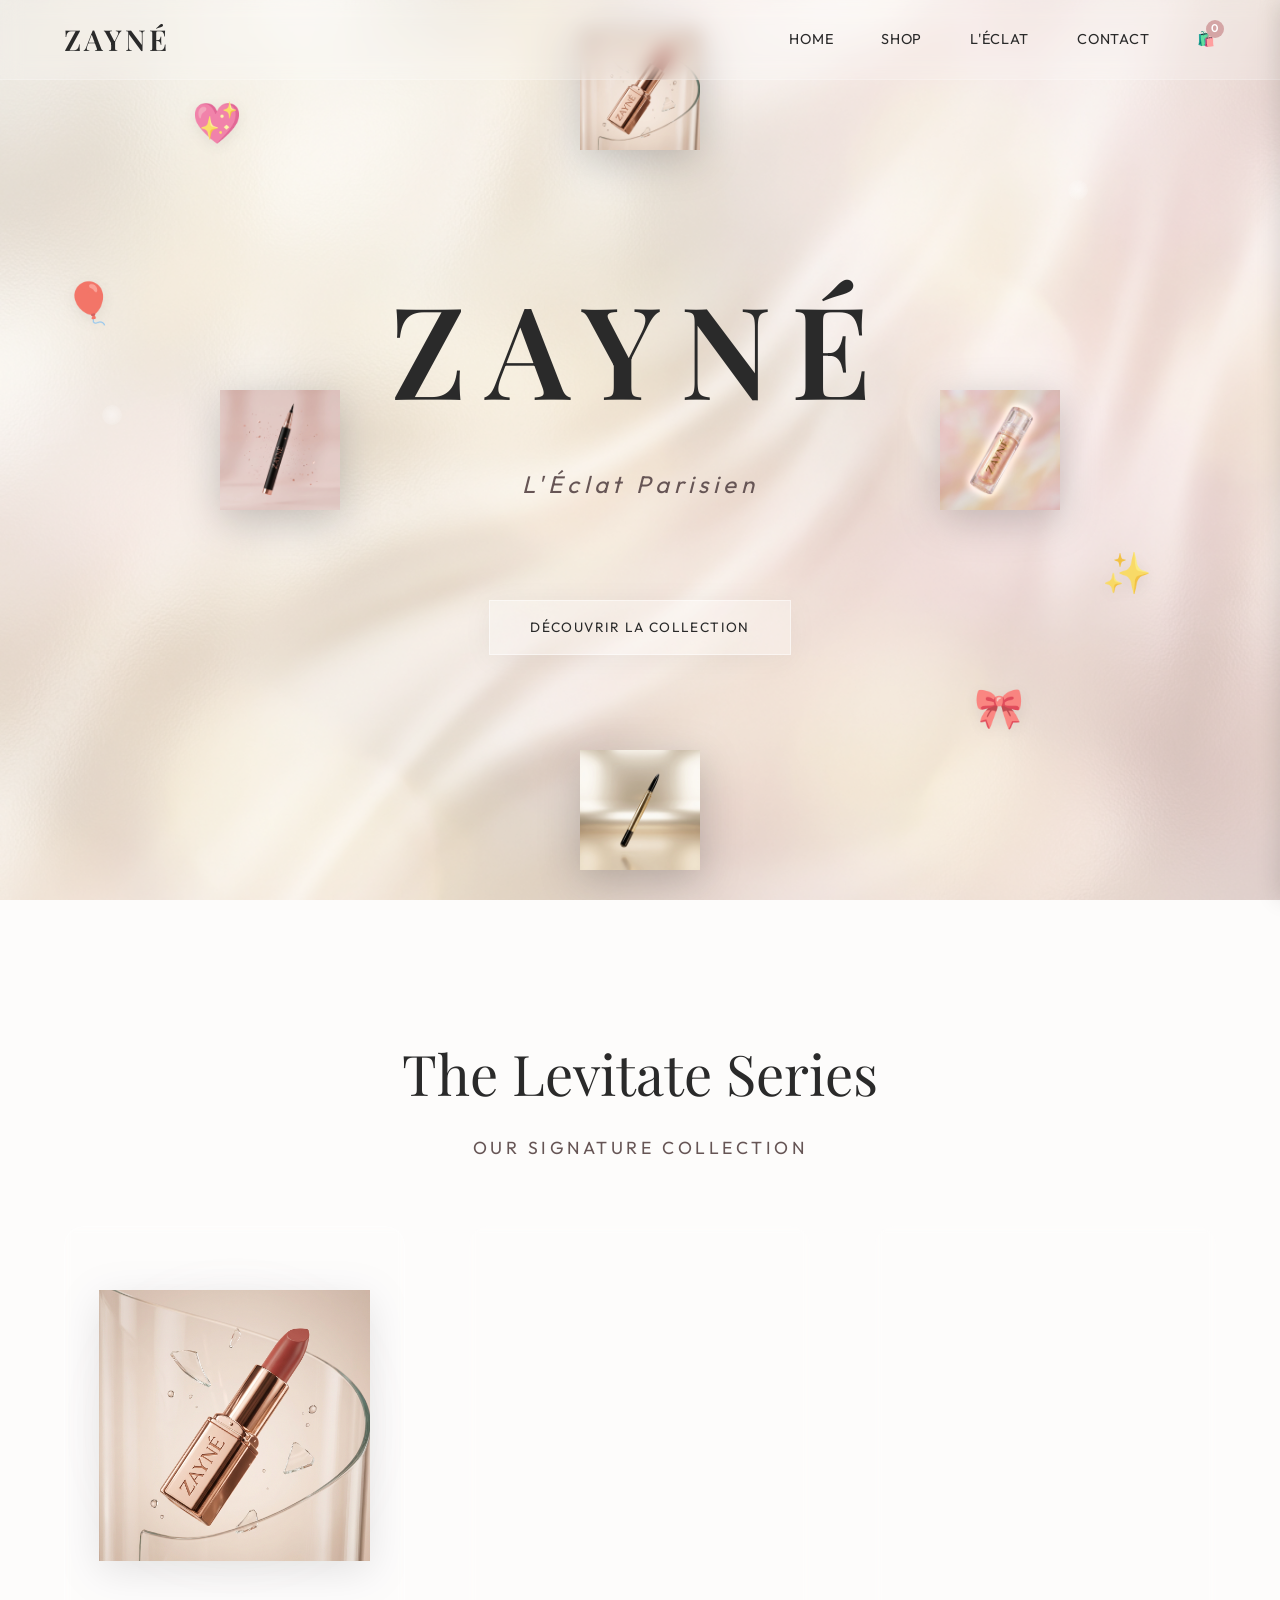
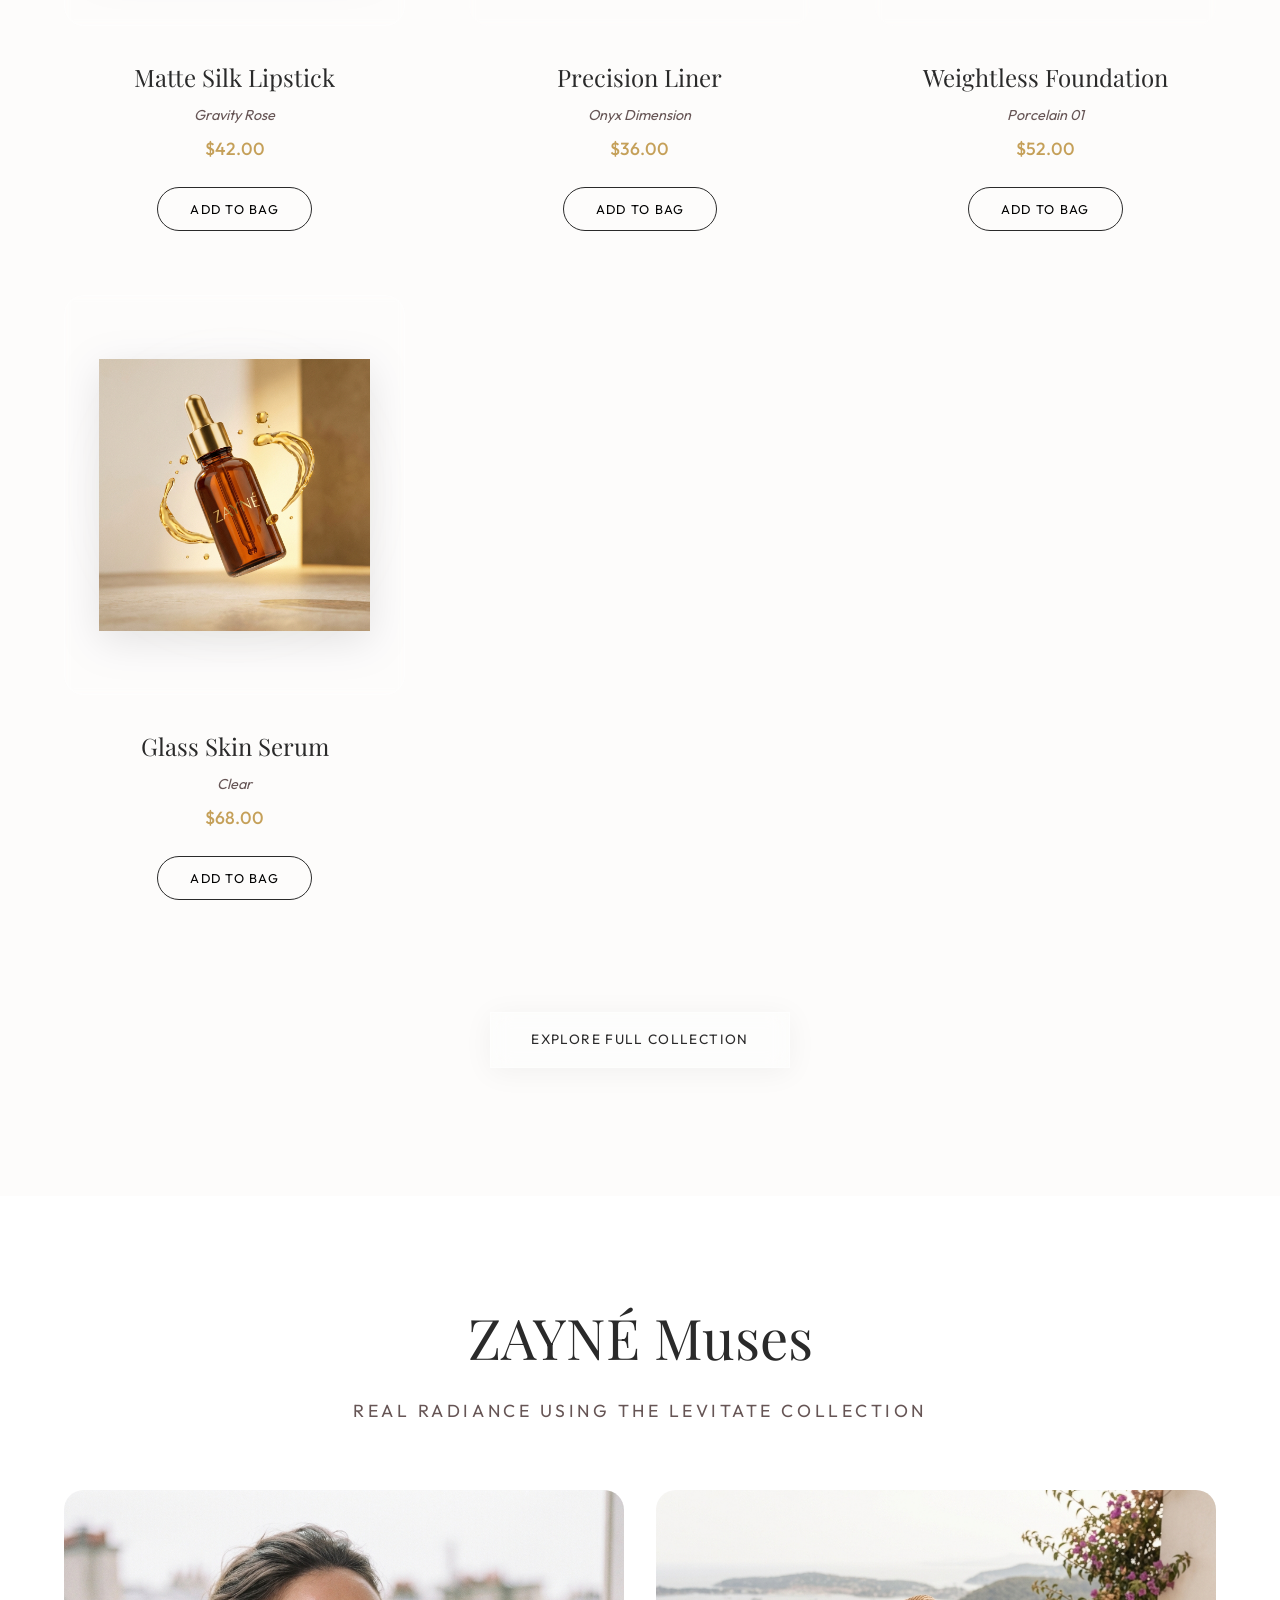
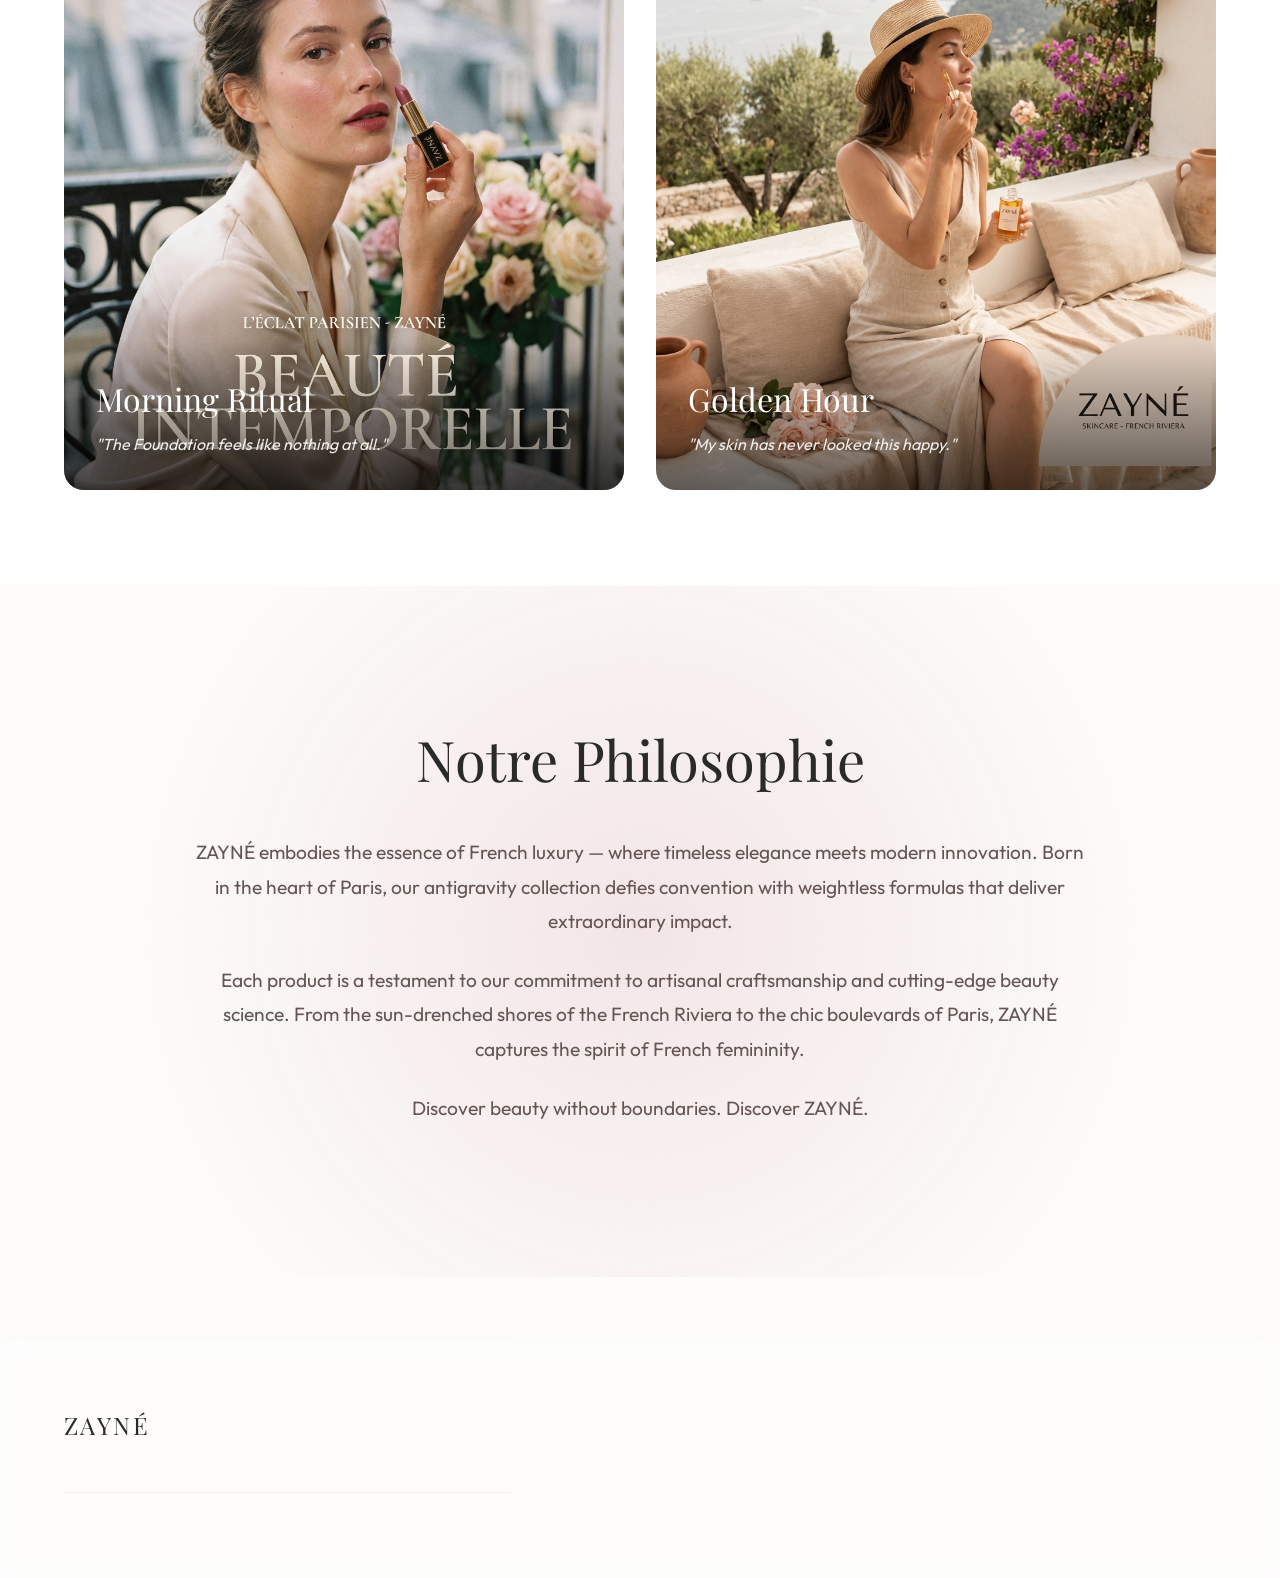
<file: index.html>
<!DOCTYPE html>
<html lang="en">

<head>
    <meta charset="UTF-8">
    <meta name="viewport" content="width=device-width, initial-scale=1.0">
    <title>ZAYNÉ | French Luxury Beauty</title>
    <meta name="description" content="Experience French luxury with ZAYNÉ. Antigravity beauty for the modern muse.">

    <!-- Fonts -->
    <link rel="preconnect" href="https://fonts.googleapis.com">
    <link rel="preconnect" href="https://fonts.gstatic.com" crossorigin>
    <link
        href="https://fonts.googleapis.com/css2?family=Outfit:wght@300;400;500&family=Playfair+Display:ital,wght@0,400;0,600;1,400&display=swap"
        rel="stylesheet">

    <!-- Styles -->
    <link rel="stylesheet" href="style.css">
</head>

<body>
    <div class="noise-overlay"></div>
    <div class="glass-background"></div>

    <!-- Decorative Elements -->
    <div class="decorative-elements">
        <span class="heart-sticker" style="top: 10%; left: 15%;">💖</span>
        <span class="heart-sticker" style="top: 60%; right: 10%;">✨</span>
        <span class="balloon-sticker" style="top: 30%; left: 5%;">🎈</span>
        <span class="balloon-sticker" style="top: 75%; right: 20%;">🎀</span>
        <span class="sparkle" style="top: 45%; left: 8%;"></span>
        <span class="sparkle" style="top: 20%; right: 15%;"></span>
    </div>

    <nav class="navbar">
        <div class="logo">ZAYNÉ</div>
        <div class="nav-links">
            <a href="#home">Home</a>
            <a href="products.html">Shop</a>
            <a href="#editorial">L'Éclat</a>
            <a href="contact.html">Contact</a>
            <a href="#" class="cart-icon" id="cartToggle">
                🛍️
                <span class="cart-count" id="cartCount">0</span>
            </a>
        </div>
    </nav>

    <!-- Cart Drawer -->
    <div class="cart-drawer" id="cartDrawer">
        <div class="cart-header">
            <h3>Your Bag</h3>
            <button class="close-cart" id="closeCart">×</button>
        </div>

        <div class="cart-items" id="cartItems">
            <div class="empty-cart">Your bag is empty</div>
        </div>

        <div class="coupon-section" id="couponSection" style="display: none;">
            <input type="text" id="couponInput" placeholder="Enter coupon code" class="coupon-input">
            <button class="apply-coupon-btn" id="applyCouponBtn">Apply</button>
            <div class="coupon-message" id="couponMessage"></div>
        </div>

        <div class="cart-total" id="cartTotal" style="display: none;">
            <div class="subtotal-row">
                <span>Subtotal</span>
                <span id="subtotalPrice">$0</span>
            </div>
            <div class="discount-row" id="discountRow" style="display: none;">
                <span>Discount</span>
                <span id="discountAmount">-$0</span>
            </div>
            <div class="total-row">
                <span>Total</span>
                <span id="totalPrice">$0</span>
            </div>
        </div>
        <button class="checkout-btn" id="checkoutBtn" style="display: none;">Checkout</button>
    </div>

    <main>
        <!-- Hero Section with Logo Center -->
        <section id="home" class="hero-logo">
            <div class="hero-logo-container fade-in">
                <div class="logo-center">ZAYNÉ</div>
                <p class="tagline">L'Éclat Parisien</p>
                <div class="floating-products-orbit">
                    <img src="assets/images/lipstick.png" alt="Lipstick" class="orbit-product orbit-1">
                    <img src="assets/images/gloss.png" alt="Gloss" class="orbit-product orbit-2">
                    <img src="assets/images/kajal.png" alt="Kajal" class="orbit-product orbit-3">
                    <img src="assets/images/eyeliner.png" alt="Eyeliner" class="orbit-product orbit-4">
                </div>
                <a href="#collection" class="btn-glass">Découvrir la Collection</a>
            </div>
        </section>

        <!-- Featured Products Section -->
        <section id="collection" class="showcase">
            <div class="section-header fade-on-scroll">
                <h2>The Levitate Series</h2>
                <p>Our signature collection</p>
            </div>

            <div class="product-grid" id="featuredGrid">
                <!-- Featured products loaded by home.js -->
            </div>

            <div style="text-align: center; margin-top: 4rem;">
                <a href="products.html" class="btn-glass">Explore Full Collection</a>
            </div>
        </section>

        <!-- ZAYNÉ Muses (UGC Section) -->
        <section id="editorial" class="ugc-section">
            <div class="section-header fade-on-scroll">
                <h2>ZAYNÉ Muses</h2>
                <p>Real radiance using the Levitate Collection</p>
            </div>

            <div class="ugc-grid">
                <div class="ugc-card fade-on-scroll">
                    <img src="assets/editorial/model-1.png" alt="Parisian Radiance">
                    <div class="editorial-overlay">
                        <h3>Morning Ritual</h3>
                        <p>"The Foundation feels like nothing at all."</p>
                    </div>
                </div>
                <div class="ugc-card large fade-on-scroll delay-1">
                    <img src="assets/editorial/model-2.png" alt="Riviera Glow">
                    <div class="editorial-overlay">
                        <h3>Golden Hour</h3>
                        <p>"My skin has never looked this happy."</p>
                    </div>
                </div>
            </div>
        </section>

        <!-- About Section -->
        <section id="about" class="about-section">
            <div class="about-content fade-on-scroll">
                <h2>Notre Philosophie</h2>
                <p>ZAYNÉ embodies the essence of French luxury — where timeless elegance meets modern innovation. Born
                    in the heart of Paris, our antigravity collection defies convention with weightless formulas that
                    deliver extraordinary impact.</p>
                <p>Each product is a testament to our commitment to artisanal craftsmanship and cutting-edge beauty
                    science. From the sun-drenched shores of the French Riviera to the chic boulevards of Paris, ZAYNÉ
                    captures the spirit of French femininity.</p>
                <p>Discover beauty without boundaries. Discover ZAYNÉ.</p>
            </div>
        </section>
    </main>

    <footer>
        <div class="footer-content">
            <div class="footer-logo">ZAYNÉ</div>
            <div class="social-links">
                <a href="#">Instagram</a>
                <a href="#">TikTok</a>
                <a href="#">Pinterest</a>
            </div>
        </div>
        <div class="copyright">
            &copy; 2026 ZAYNÉ Paris. Tous droits réservés.
        </div>
    </footer>

    <script src="products.js"></script>
    <script src="script.js"></script>
    <script src="home.js"></script>
</body>

</html>
</file>
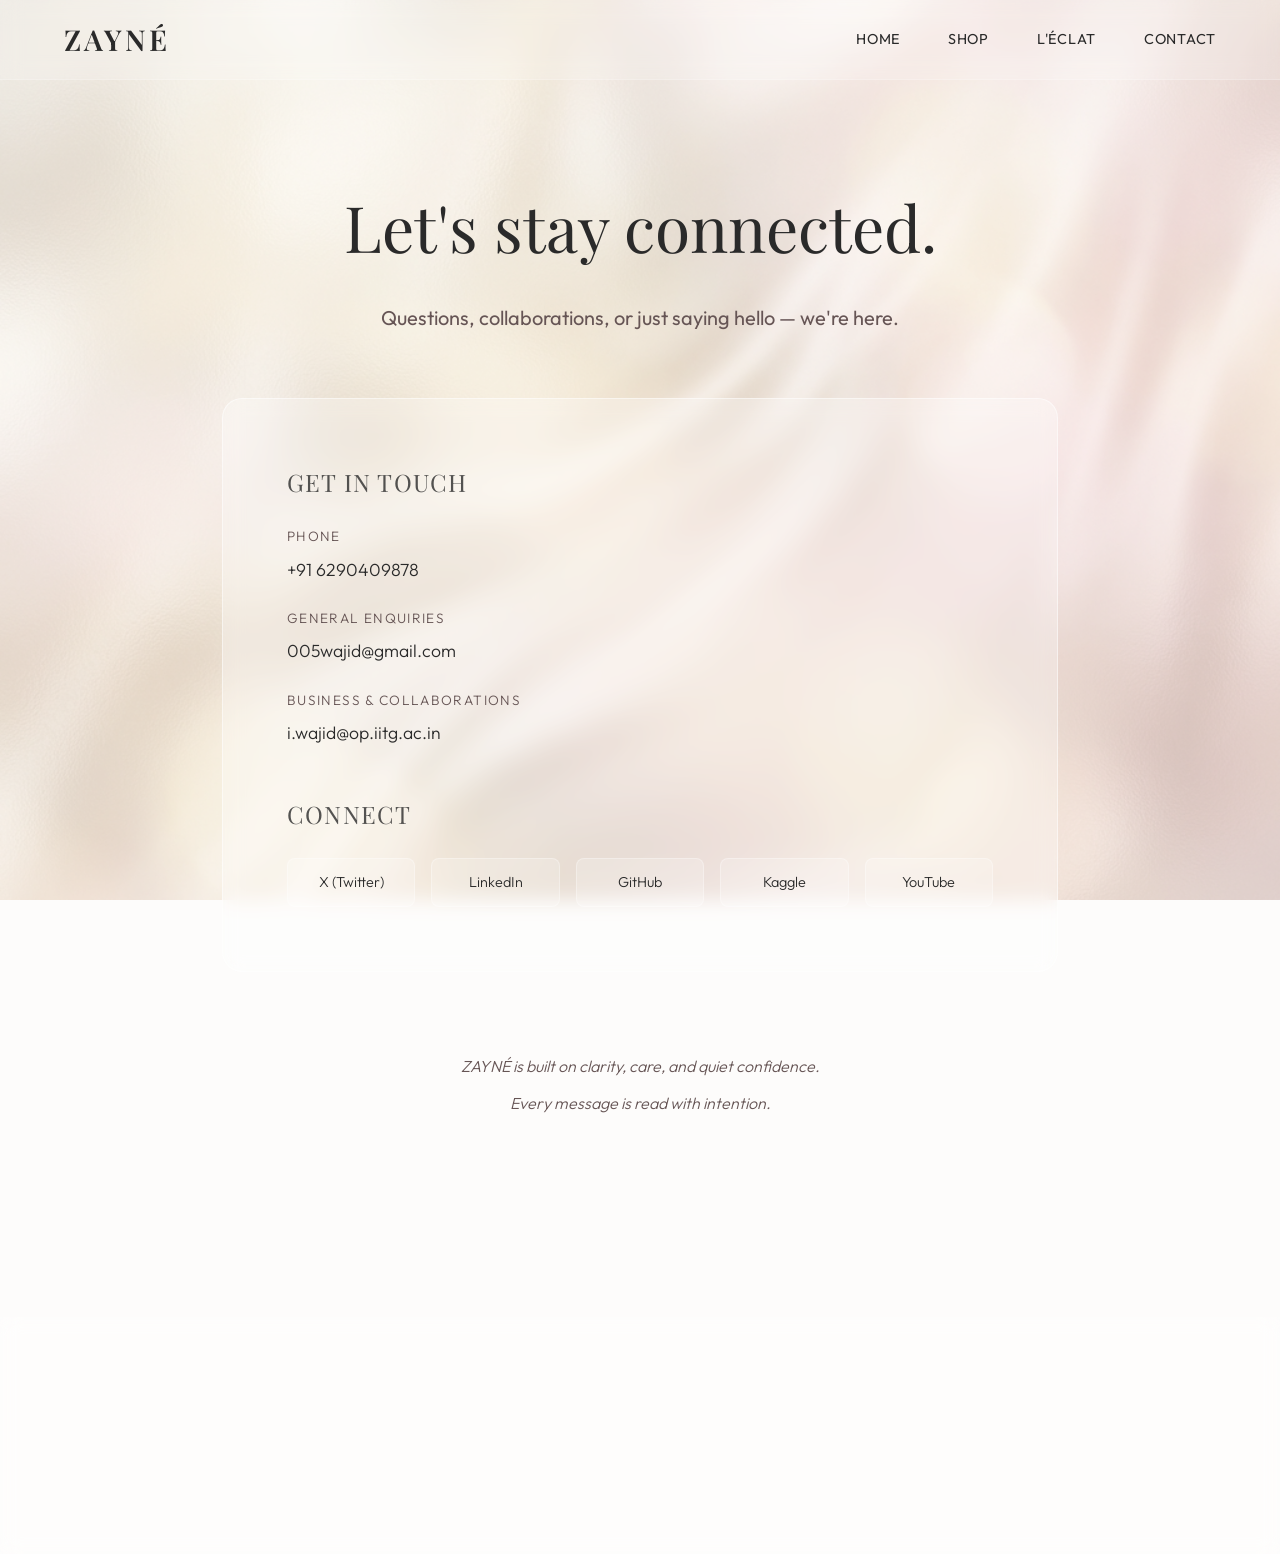
<file: contact.html>
<!DOCTYPE html>
<html lang="en">

<head>
    <meta charset="UTF-8">
    <meta name="viewport" content="width=device-width, initial-scale=1.0">
    <title>Contact | ZAYNÉ French Luxury Beauty</title>
    <meta name="description"
        content="Get in touch with ZAYNÉ. Questions, collaborations, or just saying hello — we're here.">

    <!-- Fonts -->
    <link rel="preconnect" href="https://fonts.googleapis.com">
    <link rel="preconnect" href="https://fonts.gstatic.com" crossorigin>
    <link
        href="https://fonts.googleapis.com/css2?family=Outfit:wght@300;400;500&family=Playfair+Display:ital,wght@0,400;0,600;1,400&display=swap"
        rel="stylesheet">

    <!-- Styles -->
    <link rel="stylesheet" href="style.css">
</head>

<body>
    <div class="noise-overlay"></div>
    <div class="glass-background"></div>

    <nav class="navbar">
        <div class="logo"><a href="index.html" style="text-decoration: none; color: inherit;">ZAYNÉ</a></div>
        <div class="nav-links">
            <a href="index.html">Home</a>
            <a href="products.html">Shop</a>
            <a href="index.html#editorial">L'Éclat</a>
            <a href="contact.html">Contact</a>
        </div>
    </nav>

    <main class="contact-page">
        <section class="contact-hero">
            <h1 class="fade-in-up">Let's stay connected.</h1>
            <p class="fade-in-up delay-1">Questions, collaborations, or just saying hello — we're here.</p>
        </section>

        <section class="contact-content">
            <div class="contact-card fade-in-up delay-2">
                <div class="contact-section">
                    <h3>Get in Touch</h3>
                    <div class="contact-item">
                        <span class="contact-label">Phone</span>
                        <a href="tel:+916290409878">+91 6290409878</a>
                    </div>
                    <div class="contact-item">
                        <span class="contact-label">General Enquiries</span>
                        <a href="mailto:005wajid@gmail.com">005wajid@gmail.com</a>
                    </div>
                    <div class="contact-item">
                        <span class="contact-label">Business & Collaborations</span>
                        <a href="mailto:i.wajid@op.iitg.ac.in">i.wajid@op.iitg.ac.in</a>
                    </div>
                </div>

                <div class="contact-section">
                    <h3>Connect</h3>
                    <div class="social-grid">
                        <a href="https://x.com/005wajid" target="_blank" rel="noopener">X (Twitter)</a>
                        <a href="https://www.linkedin.com/in/wajid-iqbal-629770327/" target="_blank"
                            rel="noopener">LinkedIn</a>
                        <a href="https://github.com/dashboard" target="_blank" rel="noopener">GitHub</a>
                        <a href="https://www.kaggle.com/reeno005" target="_blank" rel="noopener">Kaggle</a>
                        <a href="https://www.youtube.com/@iqbal_bhaii/featured" target="_blank"
                            rel="noopener">YouTube</a>
                    </div>
                </div>
            </div>

            <div class="contact-footer-note fade-in-up delay-3">
                <p>ZAYNÉ is built on clarity, care, and quiet confidence.</p>
                <p>Every message is read with intention.</p>
            </div>
        </section>
    </main>

    <footer>
        <div class="footer-content">
            <div class="footer-logo">ZAYNÉ</div>
            <div class="social-links">
                <a href="mailto:005wajid@gmail.com">005wajid@gmail.com</a>
            </div>
        </div>
        <div class="copyright">
            &copy; 2026 ZAYNÉ Paris. Tous droits réservés.
        </div>
    </footer>

    <script>
        // Intersection Observer for scroll animations
        const observerOptions = {
            threshold: 0.1,
            rootMargin: "0px 0px -50px 0px"
        };

        const observer = new IntersectionObserver((entries) => {
            entries.forEach(entry => {
                if (entry.isIntersecting) {
                    entry.target.classList.add('visible');
                }
            });
        }, observerOptions);

        document.addEventListener('DOMContentLoaded', () => {
            document.querySelectorAll('.fade-in-up').forEach(el => {
                observer.observe(el);
            });
        });
    </script>
</body>

</html>
</file>
<file: style.css>
:root {
    /* Color Palette - Soft, Warm, Luxurious */
    --color-bg: #FDFCFB;
    --color-text-main: #2A2A2A;
    --color-text-muted: #665555;
    --color-rose: #D4A5A5;
    --color-blush: #F3E5E5;
    --color-champagne: #E8DCC4;
    --color-gold: #C5A059;

    /* Gradients */
    --gradient-glass: linear-gradient(135deg, rgba(255, 255, 255, 0.4), rgba(255, 255, 255, 0.1));
    --gradient-warm: radial-gradient(circle at 50% 50%, var(--color-blush), transparent 70%);

    /* Typography */
    --font-heading: 'Playfair Display', serif;
    --font-body: 'Outfit', sans-serif;

    /* Spacing */
    --container-width: 1440px;
    --nav-height: 80px;
}

/* Reset & Base */
*,
*::before,
*::after {
    margin: 0;
    padding: 0;
    box-sizing: border-box;
}

html {
    scroll-behavior: smooth;
    font-size: 16px;
}

body {
    font-family: var(--font-body);
    background-color: var(--color-bg);
    color: var(--color-text-main);
    overflow-x: hidden;
    line-height: 1.6;
}

/* Background Texture */
.glass-background {
    position: fixed;
    top: 0;
    left: 0;
    width: 100vw;
    height: 100vh;
    background-image: url('assets/images/glass-texture.png');
    background-size: cover;
    background-position: center;
    opacity: 0.4;
    z-index: -1;
    pointer-events: none;
}

.noise-overlay {
    position: fixed;
    top: 0;
    left: 0;
    width: 100%;
    height: 100%;
    background: url('[data-uri]');
    z-index: 9999;
    pointer-events: none;
    opacity: 0.4;
}

/* Decorative Elements */
.decorative-elements {
    position: fixed;
    width: 100%;
    height: 100%;
    pointer-events: none;
    z-index: 1;
}

.heart-sticker,
.balloon-sticker {
    position: absolute;
    font-size: 2.5rem;
    animation: floatSticker 6s ease-in-out infinite;
    filter: drop-shadow(0 4px 8px rgba(0, 0, 0, 0.1));
    opacity: 0.7;
}

.sparkle {
    position: absolute;
    width: 20px;
    height: 20px;
    background: radial-gradient(circle, rgba(255, 255, 255, 0.8), transparent);
    border-radius: 50%;
    animation: sparkleAnim 3s ease-in-out infinite;
    opacity: 0.6;
}

@keyframes floatSticker {

    0%,
    100% {
        transform: translateY(0px) rotate(0deg);
    }

    50% {
        transform: translateY(-15px) rotate(5deg);
    }
}

@keyframes sparkleAnim {

    0%,
    100% {
        opacity: 0.3;
        transform: scale(1);
    }

    50% {
        opacity: 1;
        transform: scale(1.5);
    }
}

/* Typography Utilities */
h1,
h2,
h3,
h4 {
    font-family: var(--font-heading);
    font-weight: 400;
}

/* Navigation */
.navbar {
    position: fixed;
    top: 0;
    left: 0;
    width: 100%;
    height: var(--nav-height);
    display: flex;
    justify-content: space-between;
    align-items: center;
    padding: 0 4rem;
    z-index: 100;
    backdrop-filter: blur(10px);
    background: rgba(255, 255, 255, 0.2);
    border-bottom: 1px solid rgba(255, 255, 255, 0.2);
}

.logo {
    font-family: var(--font-heading);
    font-size: 1.8rem;
    letter-spacing: 0.1em;
    font-weight: 600;
    text-transform: uppercase;
}

.nav-links {
    display: flex;
    gap: 3rem;
    align-items: center;
}

.nav-links a {
    text-decoration: none;
    color: var(--color-text-main);
    font-size: 0.9rem;
    text-transform: uppercase;
    letter-spacing: 0.05em;
    transition: opacity 0.3s ease;
}

.nav-links a:hover {
    opacity: 0.6;
}

.cart-icon {
    position: relative;
    cursor: pointer;
    font-size: 1.2rem;
}

.cart-count {
    position: absolute;
    top: -8px;
    right: -8px;
    background: var(--color-rose);
    color: white;
    border-radius: 50%;
    width: 18px;
    height: 18px;
    display: flex;
    align-items: center;
    justify-content: center;
    font-size: 0.7rem;
    font-weight: 600;
}

/* Hero Logo Section */
.hero-logo {
    min-height: 100vh;
    display: flex;
    align-items: center;
    justify-content: center;
    position: relative;
    overflow: hidden;
    padding: 0 2rem;
}

.hero-logo-container {
    text-align: center;
    z-index: 2;
    position: relative;
}

.logo-center {
    font-family: var(--font-heading);
    font-size: 8rem;
    letter-spacing: 0.15em;
    font-weight: 600;
    color: var(--color-text-main);
    margin-bottom: 1rem;
    text-transform: uppercase;
}

.tagline {
    font-size: 1.5rem;
    color: var(--color-text-muted);
    font-style: italic;
    margin-bottom: 3rem;
    letter-spacing: 0.2em;
}

.floating-products-orbit {
    position: absolute;
    width: 600px;
    height: 600px;
    top: 50%;
    left: 50%;
    transform: translate(-50%, -50%);
    pointer-events: none;
}

.orbit-product {
    position: absolute;
    width: 120px;
    height: auto;
    filter: drop-shadow(0 10px 20px rgba(0, 0, 0, 0.2));
    animation: orbit 20s linear infinite;
}

.orbit-1 {
    top: 0%;
    left: 50%;
    transform: translate(-50%, -100%);
}

.orbit-2 {
    top: 50%;
    right: 0%;
    transform: translate(100%, -50%);
    animation-delay: -5s;
}

.orbit-3 {
    bottom: 0%;
    left: 50%;
    transform: translate(-50%, 100%);
    animation-delay: -10s;
}

.orbit-4 {
    top: 50%;
    left: 0%;
    transform: translate(-100%, -50%);
    animation-delay: -15s;
}

@keyframes orbit {
    0% {
        transform: rotate(0deg) translateX(300px) rotate(0deg);
    }

    100% {
        transform: rotate(360deg) translateX(300px) rotate(-360deg);
    }
}

/* Buttons */
.btn-glass {
    display: inline-block;
    margin-top: 3rem;
    padding: 1rem 2.5rem;
    background: rgba(255, 255, 255, 0.3);
    backdrop-filter: blur(10px);
    border: 1px solid rgba(255, 255, 255, 0.5);
    color: var(--color-text-main);
    text-decoration: none;
    text-transform: uppercase;
    letter-spacing: 0.1em;
    font-size: 0.85rem;
    border-radius: 0;
    transition: all 0.4s ease;
    box-shadow: 0 4px 30px rgba(0, 0, 0, 0.05);
}

.btn-glass:hover {
    background: rgba(255, 255, 255, 0.6);
    transform: translateY(-2px);
    box-shadow: 0 10px 30px rgba(0, 0, 0, 0.1);
}

/* Categories Section */
.categories-section {
    padding: 6rem 4rem;
    position: relative;
}

.section-header {
    text-align: center;
    margin-bottom: 4rem;
}

.section-header h2 {
    font-size: 3.5rem;
    margin-bottom: 1rem;
    color: var(--color-text-main);
}

.section-header p {
    font-family: var(--font-body);
    font-size: 1.1rem;
    color: var(--color-text-muted);
    letter-spacing: 0.2em;
    text-transform: uppercase;
}

.category-filter {
    display: flex;
    gap: 1rem;
    flex-wrap: wrap;
    justify-content: center;
    margin-bottom: 4rem;
}

.category-btn {
    padding: 0.75rem 1.5rem;
    background: rgba(255, 255, 255, 0.3);
    backdrop-filter: blur(10px);
    border: 1px solid rgba(255, 255, 255, 0.5);
    color: var(--color-text-main);
    font-family: var(--font-body);
    font-size: 0.9rem;
    border-radius: 50px;
    cursor: pointer;
    transition: all 0.3s ease;
    text-transform: capitalize;
}

.category-btn:hover {
    background: rgba(255, 255, 255, 0.5);
    transform: translateY(-2px);
}

.category-btn.active {
    background: var(--color-text-main);
    color: white;
    border-color: var(--color-text-main);
}

/* Product Grid */
.product-grid {
    display: grid;
    grid-template-columns: repeat(auto-fit, minmax(300px, 1fr));
    gap: 4rem;
    max-width: var(--container-width);
    margin: 0 auto;
}

.product-card {
    display: flex;
    flex-direction: column;
    align-items: center;
    transition: transform 0.5s cubic-bezier(0.2, 1, 0.3, 1);
}

.product-card:hover {
    transform: translateY(-15px);
}

.card-visual {
    position: relative;
    width: 100%;
    height: 400px;
    display: flex;
    justify-content: center;
    align-items: center;
    margin-bottom: 2rem;
    border-radius: 20px;
    background: rgba(255, 255, 255, 0.2);
    backdrop-filter: blur(5px);
    border: 1px solid rgba(255, 255, 255, 0.3);
    transition: all 0.5s ease;
    overflow: hidden;
}

.product-card:hover .card-visual {
    background: rgba(255, 255, 255, 0.3);
    border-color: rgba(255, 255, 255, 0.6);
    box-shadow: 0 20px 40px rgba(0, 0, 0, 0.05);
}

.card-orb {
    position: absolute;
    width: 200px;
    height: 200px;
    background: var(--color-rose);
    filter: blur(60px);
    opacity: 0.3;
    border-radius: 50%;
    transition: all 0.8s ease;
    transform: scale(0.8);
}

.card-orb.orb-alt {
    background: var(--color-champagne);
}

.product-card:hover .card-orb {
    transform: scale(1.2) translate(10px, -10px);
    opacity: 0.5;
}

.product-img {
    width: 80%;
    height: auto;
    max-height: 85%;
    object-fit: contain;
    z-index: 2;
    transition: transform 0.6s cubic-bezier(0.34, 1.56, 0.64, 1);
    filter: drop-shadow(0 10px 20px rgba(0, 0, 0, 0.1));
}

.product-card:hover .product-img {
    transform: scale(1.1) rotate(2deg);
    filter: drop-shadow(0 25px 35px rgba(0, 0, 0, 0.15));
}

.card-info {
    text-align: center;
    width: 100%;
}

.card-info h3 {
    font-size: 1.5rem;
    font-family: var(--font-heading);
    margin-bottom: 0.5rem;
    color: var(--color-text-main);
}

.shade {
    font-size: 0.9rem;
    color: var(--color-text-muted);
    margin-bottom: 0.5rem;
    font-style: italic;
}

.price {
    display: block;
    font-size: 1.1rem;
    font-weight: 500;
    margin-bottom: 1.5rem;
    color: var(--color-gold);
}

.btn-add {
    background: transparent;
    border: 1px solid var(--color-text-main);
    padding: 0.8rem 2rem;
    border-radius: 50px;
    font-family: var(--font-body);
    text-transform: uppercase;
    letter-spacing: 0.1em;
    font-size: 0.8rem;
    cursor: pointer;
    transition: all 0.3s ease;
}

.btn-add:hover {
    background: var(--color-text-main);
    color: white;
}

/* Editorial Section */
.editorial-section {
    padding: 6rem 4rem;
    background: var(--gradient-warm);
}

.editorial-grid {
    display: grid;
    grid-template-columns: 2fr 1fr;
    gap: 2rem;
    max-width: var(--container-width);
    margin: 0 auto;
}

.editorial-card {
    position: relative;
    border-radius: 20px;
    overflow: hidden;
    height: 500px;
    cursor: pointer;
    transition: transform 0.5s ease;
}

.editorial-card.large {
    height: 600px;
}

.editorial-card:hover {
    transform: scale(1.02);
}

.editorial-card img {
    width: 100%;
    height: 100%;
    object-fit: cover;
}

.editorial-overlay {
    position: absolute;
    bottom: 0;
    left: 0;
    right: 0;
    padding: 2rem;
    background: linear-gradient(to top, rgba(0, 0, 0, 0.6), transparent);
    color: white;
}

.editorial-overlay h3 {
    font-size: 2rem;
    margin-bottom: 0.5rem;
}

.editorial-overlay p {
    font-size: 1rem;
    opacity: 0.9;
    font-style: italic;
}

/* About Section */
.about-section {
    padding: 8rem 4rem;
    background: var(--gradient-warm);
    position: relative;
}

.about-content {
    max-width: 900px;
    margin: 0 auto;
    text-align: center;
}

.about-content h2 {
    font-size: 3.5rem;
    margin-bottom: 2rem;
    color: var(--color-text-main);
}

.about-content p {
    font-size: 1.2rem;
    line-height: 1.8;
    color: var(--color-text-muted);
    margin-bottom: 1.5rem;
}

/* Cart Drawer */
.cart-drawer {
    position: fixed;
    top: 0;
    right: -450px;
    width: 450px;
    height: 100vh;
    background: rgba(255, 255, 255, 0.95);
    backdrop-filter: blur(20px);
    box-shadow: -4px 0 20px rgba(0, 0, 0, 0.1);
    z-index: 1000;
    transition: right 0.4s cubic-bezier(0.2, 1, 0.3, 1);
    padding: 2rem;
    overflow-y: auto;
}

.cart-drawer.open {
    right: 0;
}

.cart-header {
    display: flex;
    justify-content: space-between;
    align-items: center;
    margin-bottom: 2rem;
    padding-bottom: 1rem;
    border-bottom: 1px solid rgba(0, 0, 0, 0.1);
}

.cart-header h3 {
    font-size: 1.5rem;
    font-family: var(--font-heading);
}

.close-cart {
    background: none;
    border: none;
    font-size: 1.5rem;
    cursor: pointer;
    color: var(--color-text-main);
}

.cart-items {
    margin-bottom: 2rem;
}

.cart-item {
    display: flex;
    gap: 1rem;
    padding: 1rem 0;
    border-bottom: 1px solid rgba(0, 0, 0, 0.05);
    align-items: flex-start;
}

.cart-item-img {
    width: 80px;
    height: 80px;
    object-fit: contain;
    background: rgba(255, 255, 255, 0.5);
    border-radius: 10px;
    padding: 0.5rem;
    flex-shrink: 0;
}

.cart-item-details {
    flex: 1;
}

.cart-item-details h4 {
    font-size: 1rem;
    margin-bottom: 0.25rem;
}

.cart-item-details p {
    font-size: 0.85rem;
    color: var(--color-text-muted);
}

.cart-item-price {
    font-weight: 600;
    color: var(--color-gold);
    margin-top: 0.25rem;
    display: block;
}

.quantity-controls {
    display: flex;
    align-items: center;
    gap: 0.5rem;
    margin-top: 0.5rem;
}

.qty-btn {
    width: 24px;
    height: 24px;
    border: 1px solid var(--color-text-main);
    background: white;
    border-radius: 50%;
    cursor: pointer;
    display: flex;
    align-items: center;
    justify-content: center;
    font-size: 1rem;
    transition: all 0.2s;
}

.qty-btn:hover {
    background: var(--color-text-main);
    color: white;
}

.qty-display {
    min-width: 30px;
    text-align: center;
    font-weight: 500;
}

.remove-item {
    background: none;
    border: none;
    color: var(--color-rose);
    cursor: pointer;
    font-size: 1.5rem;
    transition: transform 0.2s;
    align-self: flex-start;
}

.remove-item:hover {
    transform: scale(1.2);
}

/* Coupon Section */
.coupon-section {
    padding: 1rem 0;
    border-top: 1px solid rgba(0, 0, 0, 0.05);
    display: flex;
    flex-wrap: wrap;
    gap: 0.5rem;
    margin-bottom: 1rem;
}

.coupon-input {
    flex: 1;
    min-width: 200px;
    padding: 0.75rem;
    border: 1px solid rgba(0, 0, 0, 0.1);
    border-radius: 25px;
    font-family: var(--font-body);
    font-size: 0.9rem;
    outline: none;
}

.apply-coupon-btn {
    padding: 0.75rem 1.5rem;
    background: var(--color-text-main);
    color: white;
    border: none;
    border-radius: 25px;
    cursor: pointer;
    font-family: var(--font-body);
    font-size: 0.9rem;
    transition: background 0.3s;
}

.apply-coupon-btn:hover {
    background: var(--color-rose);
}

.coupon-message {
    width: 100%;
    margin-top: 0.5rem;
    font-size: 0.85rem;
    padding: 0.5rem;
    border-radius: 8px;
}

.coupon-message.success {
    color: #2E7D32;
    background: #E8F5E9;
}

.coupon-message.error {
    color: #C62828;
    background: #FFEBEE;
}

.cart-total {
    padding: 1.5rem 0;
    border-top: 2px solid rgba(0, 0, 0, 0.1);
}

.subtotal-row,
.discount-row,
.total-row {
    display: flex;
    justify-content: space-between;
    margin-bottom: 0.5rem;
    font-size: 1rem;
}

.discount-row {
    color: #2E7D32;
    font-weight: 500;
}

.total-row {
    font-size: 1.3rem;
    font-weight: 600;
    padding-top: 0.5rem;
    border-top: 1px solid rgba(0, 0, 0, 0.1);
}

.checkout-btn {
    width: 100%;
    padding: 1rem;
    background: var(--color-text-main);
    color: white;
    border: none;
    border-radius: 50px;
    font-size: 1rem;
    text-transform: uppercase;
    letter-spacing: 0.1em;
    cursor: pointer;
    transition: all 0.3s ease;
    margin-top: 1rem;
}

.checkout-btn:hover {
    background: var(--color-rose);
}

.empty-cart {
    text-align: center;
    padding: 3rem 0;
    color: var(--color-text-muted);
}

/* Animations */
.floating {
    animation: float 6s ease-in-out infinite;
}

@keyframes float {
    0% {
        transform: translateY(0px) rotate(0deg);
    }

    50% {
        transform: translateY(-20px) rotate(0.5deg);
    }

    100% {
        transform: translateY(0px) rotate(0deg);
    }
}

.fade-in-up {
    opacity: 0;
    transform: translateY(30px);
    animation: fadeInUp 1s cubic-bezier(0.2, 1, 0.3, 1) forwards;
}

.fade-in {
    opacity: 0;
    animation: fadeIn 1.5s ease-out forwards;
}

.delay-1 {
    animation-delay: 0.2s;
}

.delay-2 {
    animation-delay: 0.4s;
}

.delay-3 {
    animation-delay: 0.6s;
}

.delay-4 {
    animation-delay: 0.8s;
}

@keyframes fadeInUp {
    to {
        opacity: 1;
        transform: translateY(0);
    }
}

@keyframes fadeIn {
    to {
        opacity: 1;
    }
}

.fade-on-scroll {
    opacity: 0;
    transform: translateY(40px);
    transition: all 1s cubic-bezier(0.2, 1, 0.3, 1);
}

.fade-on-scroll.visible {
    opacity: 1;
    transform: translateY(0);
}

/* Footer */
footer {
    padding: 4rem 4rem 2rem;
    background: rgba(255, 255, 255, 0.4);
    backdrop-filter: blur(10px);
    border-top: 1px solid rgba(255, 255, 255, 0.3);
    margin-top: 4rem;
}

.footer-content {
    display: flex;
    justify-content: space-between;
    align-items: center;
    margin-bottom: 3rem;
    flex-wrap: wrap;
    gap: 2rem;
}

.footer-logo {
    font-family: var(--font-heading);
    font-size: 1.5rem;
    letter-spacing: 0.1em;
    color: var(--color-text-main);
}

.social-links a {
    text-decoration: none;
    color: var(--color-text-main);
    margin-left: 1.5rem;
    font-size: 0.9rem;
    text-transform: uppercase;
    letter-spacing: 0.05em;
    transition: opacity 0.3s ease;
}

.social-links a:hover {
    opacity: 0.6;
}

.copyright {
    text-align: center;
    font-size: 0.8rem;
    color: var(--color-text-muted);
    border-top: 1px solid rgba(0, 0, 0, 0.05);
    padding-top: 2rem;
}

/* Contact Page */
.contact-page {
    min-height: 100vh;
    padding-top: 80px;
    display: flex;
    flex-direction: column;
    align-items: center;
    justify-content: center;
}

.contact-hero {
    text-align: center;
    padding: 6rem 2rem 4rem;
    max-width: 800px;
}

.contact-hero h1 {
    font-size: 4rem;
    margin-bottom: 1.5rem;
    font-weight: 400;
}

.contact-hero p {
    font-size: 1.25rem;
    color: var(--color-text-muted);
    line-height: 1.6;
}

.contact-content {
    width: 100%;
    max-width: 900px;
    padding: 0 2rem 6rem;
}

.contact-card {
    background: rgba(255, 255, 255, 0.3);
    backdrop-filter: blur(10px);
    border: 1px solid rgba(255, 255, 255, 0.5);
    border-radius: 20px;
    padding: 4rem;
    margin-bottom: 3rem;
}

.contact-section {
    margin-bottom: 3rem;
}

.contact-section:last-child {
    margin-bottom: 0;
}

.contact-section h3 {
    font-size: 1.5rem;
    margin-bottom: 1.5rem;
    font-weight: 400;
    letter-spacing: 0.05em;
    text-transform: uppercase;
    opacity: 0.8;
}

.contact-item {
    margin-bottom: 1.5rem;
    display: flex;
    flex-direction: column;
    gap: 0.5rem;
}

.contact-label {
    font-size: 0.85rem;
    text-transform: uppercase;
    letter-spacing: 0.1em;
    color: var(--color-text-muted);
    font-weight: 300;
}

.contact-item a {
    font-size: 1.1rem;
    color: var(--color-text-main);
    text-decoration: none;
    transition: color 0.3s ease;
    font-weight: 300;
}

.contact-item a:hover {
    color: var(--color-rose);
}

.social-grid {
    display: grid;
    grid-template-columns: repeat(auto-fit, minmax(120px, 1fr));
    gap: 1rem;
}

.social-grid a {
    padding: 0.75rem 1rem;
    background: rgba(255, 255, 255, 0.2);
    border: 1px solid rgba(255, 255, 255, 0.3);
    border-radius: 8px;
    text-align: center;
    text-decoration: none;
    color: var(--color-text-main);
    font-size: 0.9rem;
    transition: all 0.3s ease;
    font-weight: 300;
}

.social-grid a:hover {
    background: rgba(255, 255, 255, 0.4);
    transform: translateY(-2px);
    color: var(--color-rose);
}

.contact-footer-note {
    text-align: center;
    padding: 2rem;
}

.contact-footer-note p {
    font-size: 1rem;
    color: var(--color-text-muted);
    line-height: 1.8;
    font-style: italic;
    margin-bottom: 0.5rem;
    font-weight: 300;
}

/* Showcase Section (for featured products) */
.showcase {
    padding: 8rem 4rem;
    position: relative;
    z-index: 2;
}

/* Checkout Modal */
.modal-overlay {
    position: fixed;
    top: 0;
    left: 0;
    width: 100%;
    height: 100%;
    background: rgba(255, 255, 255, 0.1);
    backdrop-filter: blur(15px);
    z-index: 2000;
    display: none;
    justify-content: center;
    align-items: center;
    opacity: 0;
    transition: opacity 0.4s ease;
}

.modal-overlay.active {
    display: flex;
    opacity: 1;
}

.checkout-modal,
.thank-you-modal {
    background: rgba(255, 255, 255, 0.9);
    padding: 3rem;
    border-radius: 20px;
    width: 90%;
    max-width: 500px;
    box-shadow: 0 20px 60px rgba(0, 0, 0, 0.1);
    text-align: center;
    transform: scale(0.9);
    transition: transform 0.4s cubic-bezier(0.34, 1.56, 0.64, 1);
    border: 1px solid rgba(255, 255, 255, 0.8);
    position: relative;
}

.modal-overlay.active .checkout-modal,
.modal-overlay.active .thank-you-modal {
    transform: scale(1);
}

.modal-title {
    font-size: 2rem;
    font-family: var(--font-heading);
    margin-bottom: 2rem;
    color: var(--color-text-main);
}

.checkout-form {
    display: flex;
    flex-direction: column;
    gap: 1.5rem;
}

.form-group {
    text-align: left;
}

.form-group label {
    display: block;
    margin-bottom: 0.5rem;
    font-size: 0.9rem;
    color: var(--color-text-muted);
    text-transform: uppercase;
    letter-spacing: 0.05em;
}

.form-group input {
    width: 100%;
    padding: 1rem;
    border: 1px solid rgba(0, 0, 0, 0.1);
    border-radius: 10px;
    font-family: var(--font-body);
    font-size: 1rem;
    background: rgba(255, 255, 255, 0.5);
    transition: all 0.3s;
}

.form-group input:focus {
    outline: none;
    border-color: var(--color-rose);
    background: white;
    box-shadow: 0 0 0 3px rgba(212, 165, 165, 0.1);
}

.btn-submit {
    margin-top: 1rem;
    background: var(--color-text-main);
    color: white;
    padding: 1rem;
    border: none;
    border-radius: 50px;
    font-size: 1rem;
    font-weight: 500;
    cursor: pointer;
    transition: all 0.3s;
    text-transform: uppercase;
    letter-spacing: 0.1em;
}

.btn-submit:hover {
    background: var(--color-gold);
    transform: translateY(-2px);
    box-shadow: 0 10px 20px rgba(197, 160, 89, 0.2);
}

.thank-you-content h2 {
    font-size: 2.5rem;
    color: var(--color-gold);
    margin-bottom: 1rem;
}

.thank-you-content p {
    font-size: 1.1rem;
    color: var(--color-text-muted);
    line-height: 1.6;
    margin-bottom: 1.5rem;
}

.thank-you-note {
    font-family: var(--font-heading);
    font-size: 1.4rem;
    font-style: italic;
    color: var(--color-text-main);
    margin: 2rem 0;
    padding: 2rem;
    border-top: 1px solid rgba(0, 0, 0, 0.05);
    border-bottom: 1px solid rgba(0, 0, 0, 0.05);
}

/* UGC/Editorial Updates */
.ugc-section {
    padding: 6rem 4rem;
    background: white;
}

.ugc-grid {
    display: grid;
    grid-template-columns: repeat(2, 1fr);
    gap: 2rem;
    max-width: var(--container-width);
    margin: 0 auto;
}

.ugc-card {
    position: relative;
    border-radius: 20px;
    overflow: hidden;
    height: 600px;
}

.ugc-card img {
    width: 100%;
    height: 100%;
    object-fit: cover;
    transition: transform 0.6s ease;
}

.ugc-card:hover img {
    transform: scale(1.05);
}

/* Responsive */
@media (max-width: 768px) {
    .hero-logo {
        padding: 2rem 1rem;
    }

    .logo-center {
        font-size: 4rem;
    }

    .cart-drawer {
        width: 100%;
        right: -100%;
    }

    .editorial-grid {
        grid-template-columns: 1fr;
    }

    .category-filter {
        gap: 0.5rem;
    }

    .category-btn {
        padding: 0.6rem 1rem;
        font-size: 0.8rem;
    }

    .floating-products-orbit {
        width: 400px;
        height: 400px;
    }

    .orbit-product {
        width: 80px;
    }

    .product-grid {
        grid-template-columns: 1fr;
    }
}
</file>
